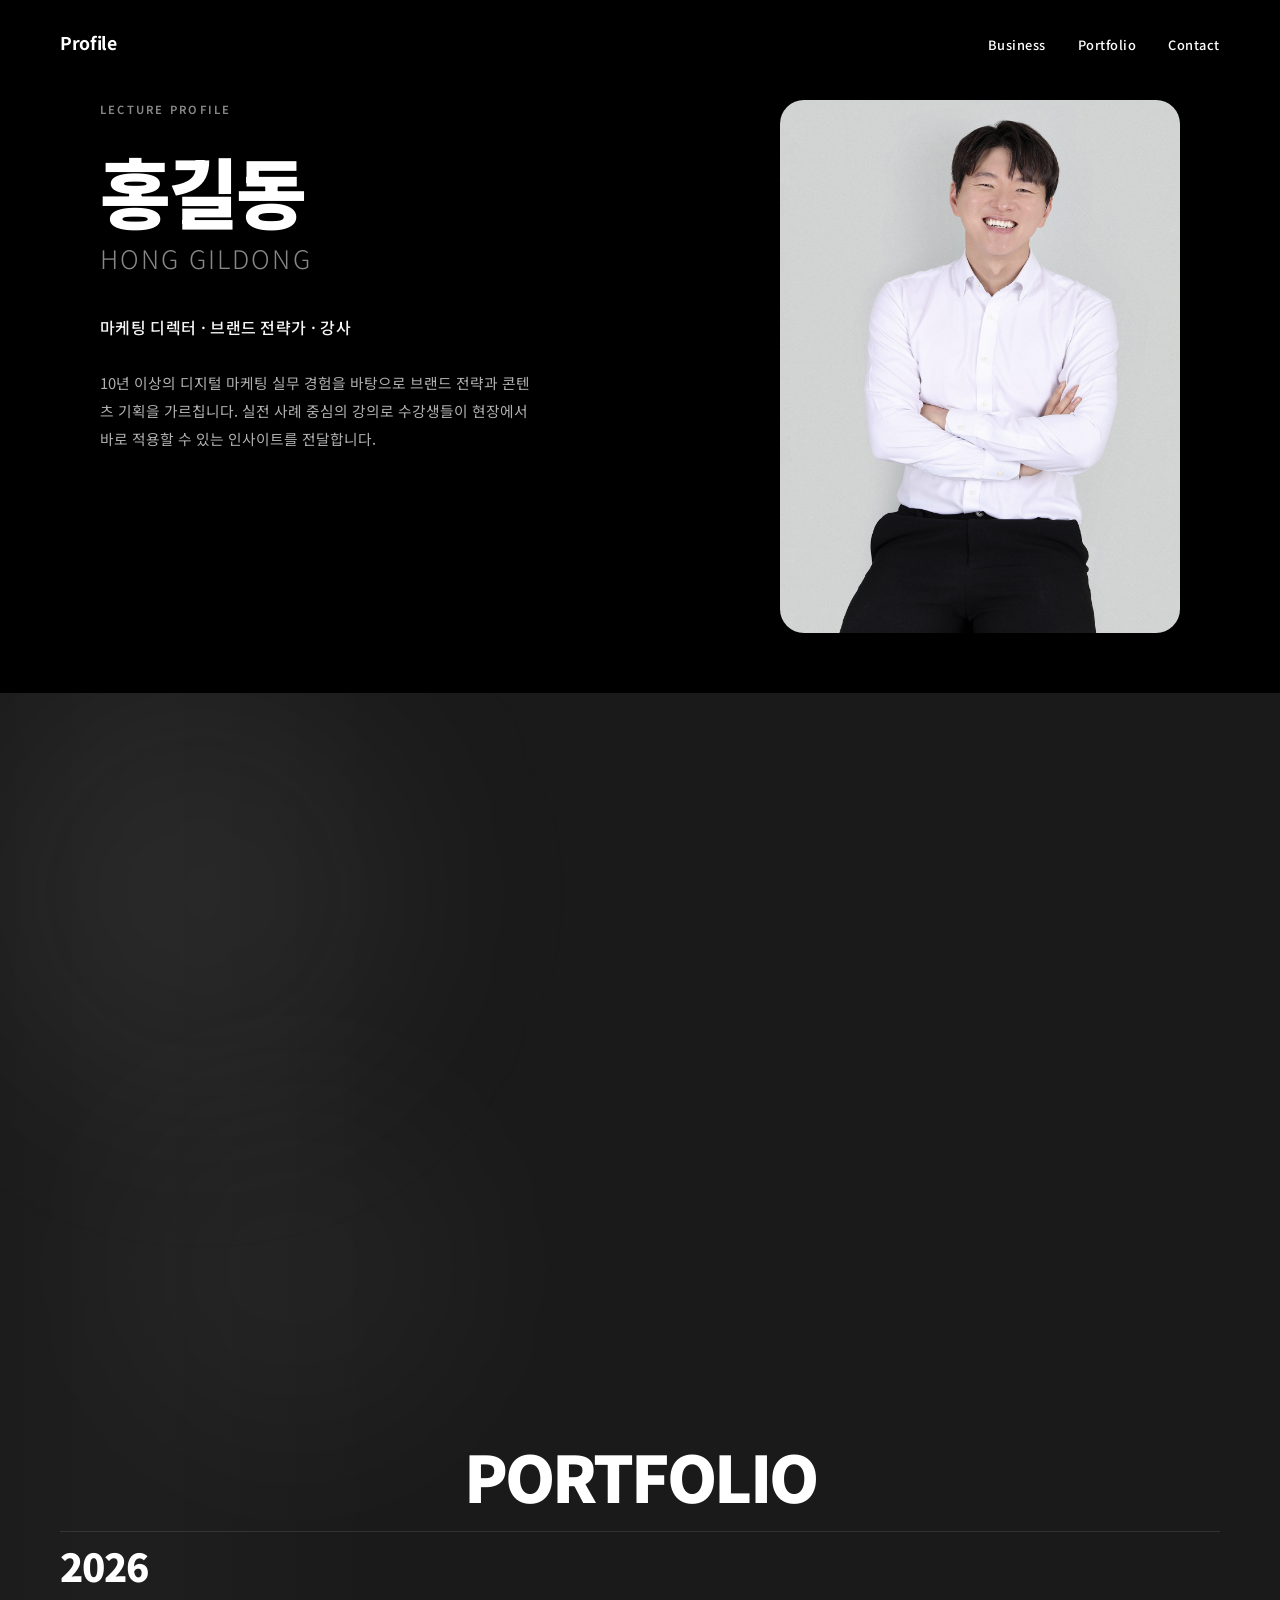
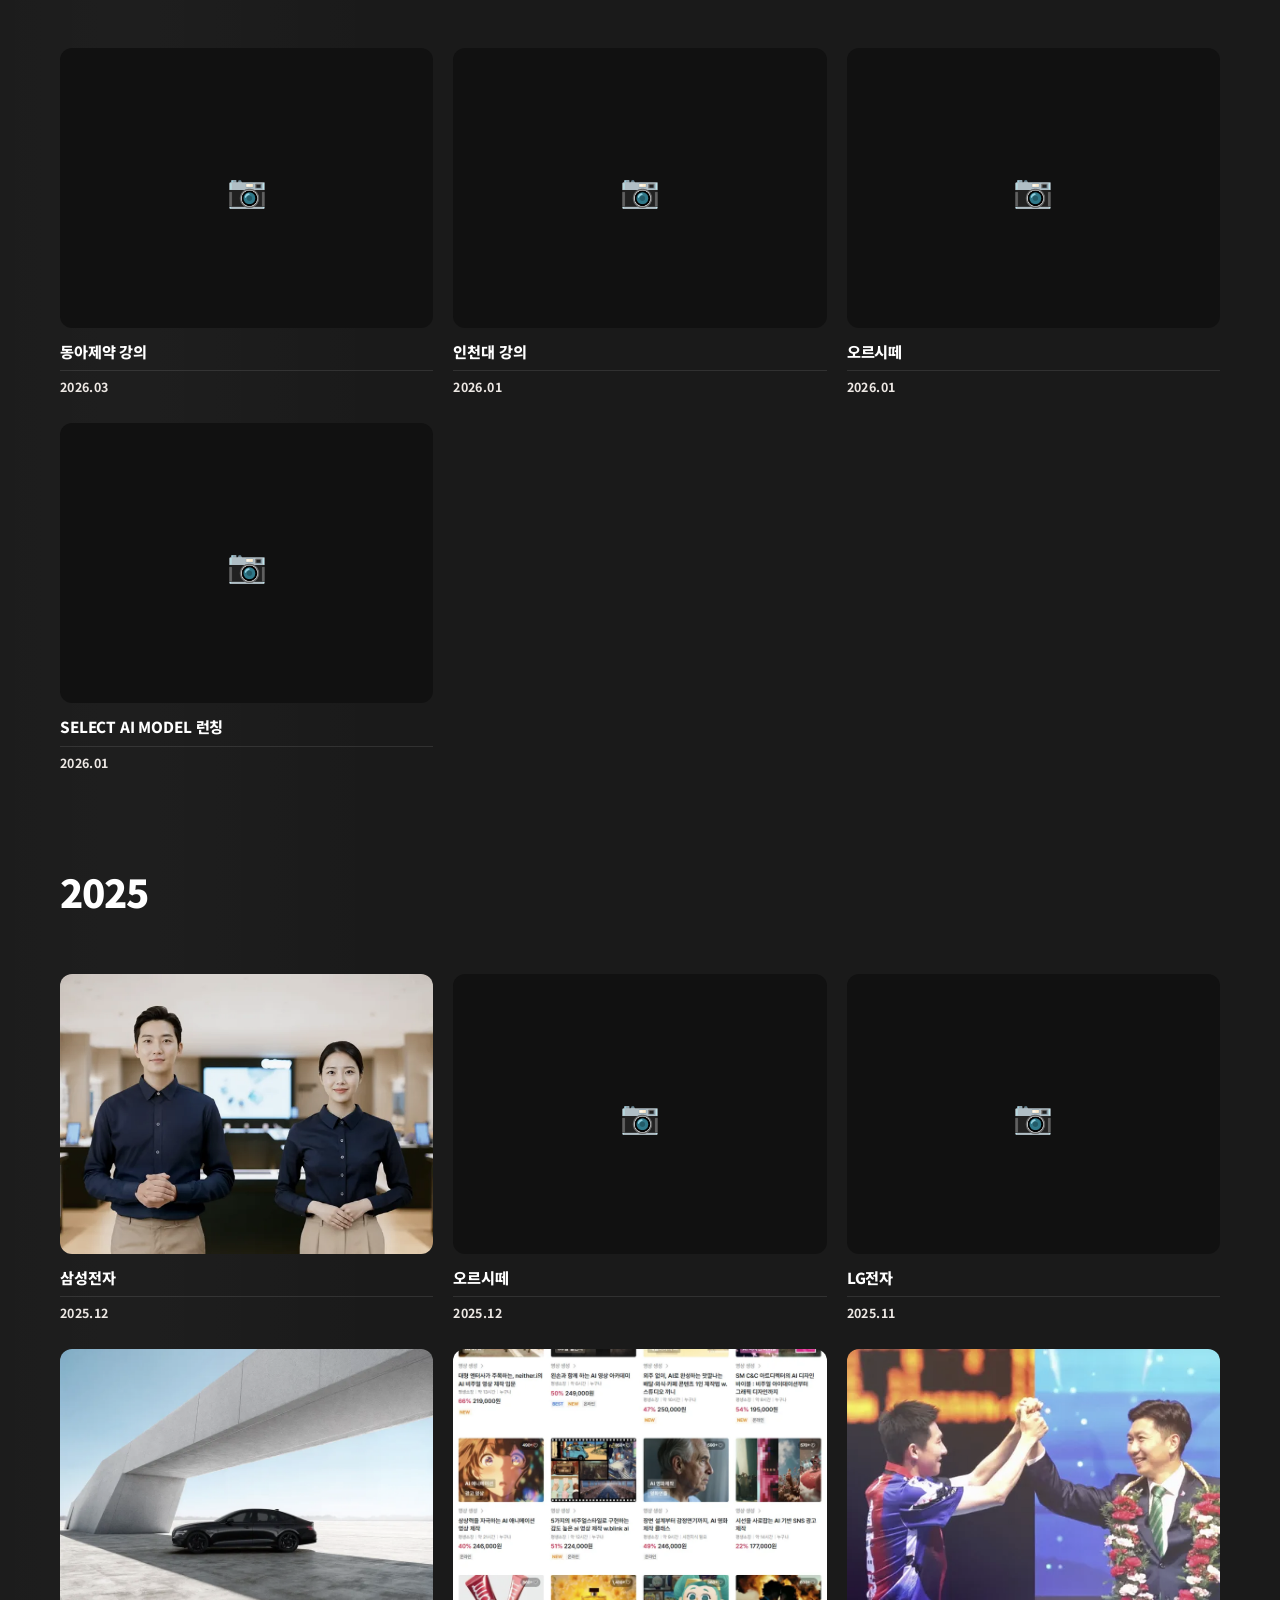
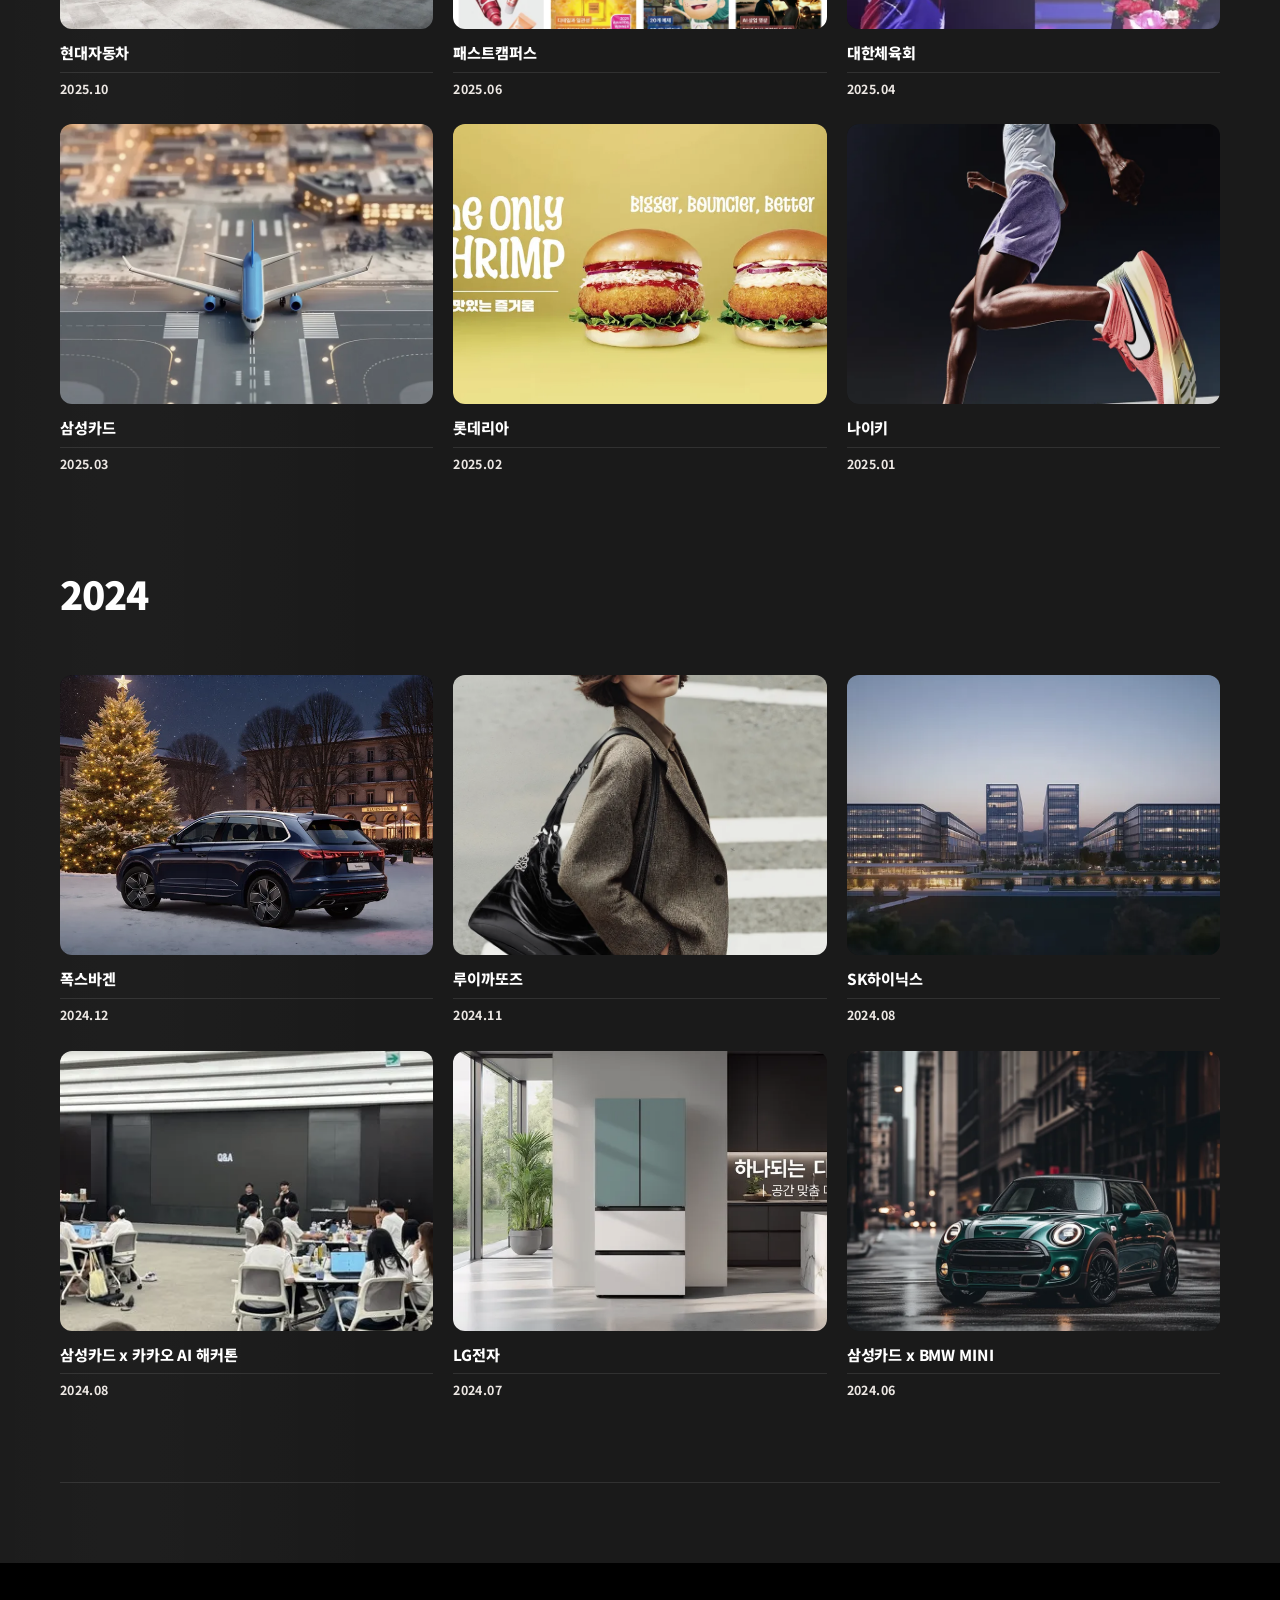
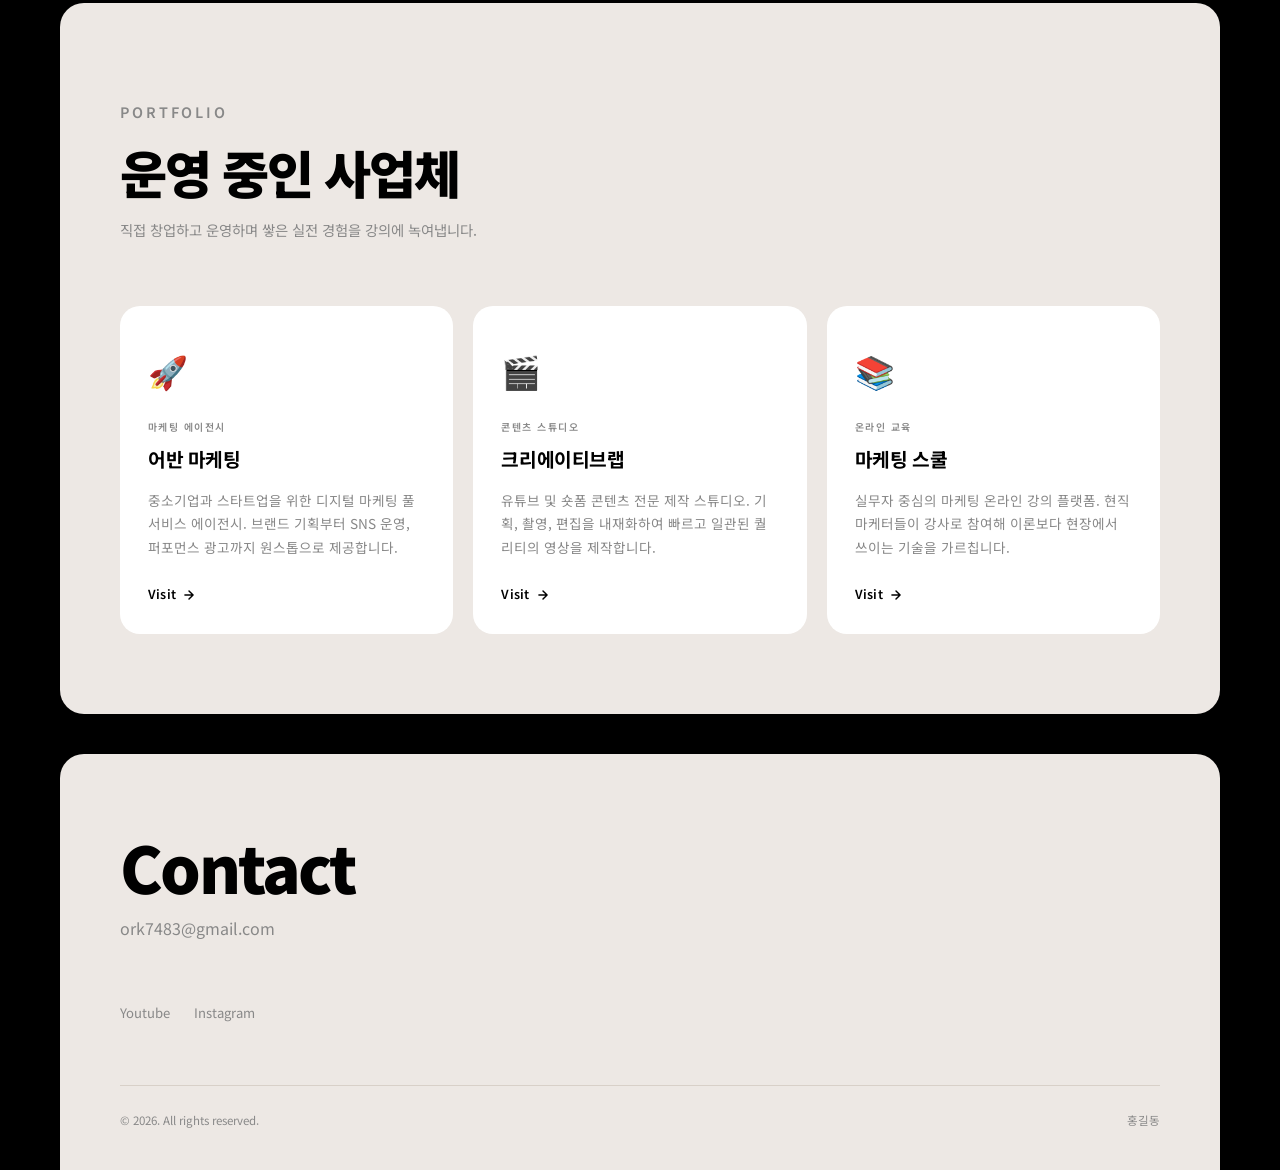
<file: profile.html>
<!DOCTYPE html>
<html lang="ko">
<head>
  <meta charset="UTF-8" />
  <meta name="viewport" content="width=device-width, initial-scale=1.0" />
  <title>Profile</title>
  <link rel="preconnect" href="https://fonts.googleapis.com" />
  <link rel="preconnect" href="https://fonts.gstatic.com" crossorigin />
  <link href="https://fonts.googleapis.com/css2?family=Noto+Sans+KR:wght@300;400;500;600;700;900&display=swap" rel="stylesheet" />
  <style>
    :root {
      --black: #000000;
      --dark: #0a0a0a;
      --beige: #ede8e4;
      --beige-dark: #d8d0c8;
      --white: #ffffff;
      --gray-100: #f5f5f5;
      --gray-300: #b0b0b0;
      --gray-500: #888888;
      --gray-700: #555555;
      --gray-900: #111111;

      --font: 'Noto Sans KR', 'Apple SD Gothic Neo', -apple-system, sans-serif;
      --radius: 24px;
      --transition: 0.4s cubic-bezier(0.25, 0.1, 0.25, 1);
    }

    *, *::before, *::after {
      box-sizing: border-box;
      margin: 0;
      padding: 0;
    }

    html { scroll-behavior: smooth; }

    body {
      background: var(--black);
      color: var(--white);
      font-family: var(--font);
      font-weight: 400;
      line-height: 1.75;
      -webkit-font-smoothing: antialiased;
      overflow-x: hidden;
    }

    ::-webkit-scrollbar { width: 4px; }
    ::-webkit-scrollbar-track { background: var(--black); }
    ::-webkit-scrollbar-thumb { background: var(--gray-700); border-radius: 2px; }

    /* ─── Container ─── */
    .container {
      max-width: 1200px;
      margin: 0 auto;
      padding: 0 60px;
    }

    /* ─── Navigation ─── */
    .nav {
      position: fixed;
      top: 0;
      left: 0;
      right: 0;
      z-index: 100;
      padding: 28px 60px;
      display: flex;
      align-items: center;
      justify-content: space-between;
      mix-blend-mode: difference;
    }

    .nav-logo {
      font-size: 1.1rem;
      font-weight: 700;
      letter-spacing: -0.02em;
      color: var(--white);
      text-decoration: none;
    }

    .nav-links {
      display: flex;
      gap: 32px;
      list-style: none;
    }

    .nav-links a {
      font-size: 0.8rem;
      font-weight: 500;
      color: var(--white);
      text-decoration: none;
      letter-spacing: 0.04em;
      position: relative;
    }

    .nav-links a::after {
      content: '';
      position: absolute;
      bottom: -4px;
      left: 0;
      width: 0;
      height: 1px;
      background: var(--white);
      transition: width var(--transition);
    }

    .nav-links a:hover::after {
      width: 100%;
    }

    /* ─── Hero ─── */
    .hero {
      display: grid;
      grid-template-columns: 1fr 400px;
      gap: 60px;
      align-items: start;
      max-width: 1200px;
      margin: 0 auto;
      padding: 100px 60px 60px;
    }

    .hero-info {
      display: flex;
      flex-direction: column;
      gap: 0;
    }

    .hero-label {
      font-size: 0.7rem;
      font-weight: 600;
      letter-spacing: 0.2em;
      text-transform: uppercase;
      color: var(--gray-500);
      margin-bottom: 32px;
      opacity: 0;
      animation: slideUp 0.8s ease 0.2s forwards;
    }

    .hero-name {
      font-size: clamp(3rem, 6vw, 5.5rem);
      font-weight: 900;
      line-height: 1.0;
      letter-spacing: -0.04em;
      color: var(--white);
      margin-bottom: 8px;
      opacity: 0;
      animation: slideUp 0.8s ease 0.3s forwards;
    }

    .hero-name-en {
      font-size: clamp(1.2rem, 2vw, 1.8rem);
      font-weight: 300;
      letter-spacing: 0.08em;
      color: var(--gray-500);
      margin-bottom: 32px;
      opacity: 0;
      animation: slideUp 0.8s ease 0.4s forwards;
    }

    .hero-title {
      font-size: 1rem;
      font-weight: 500;
      color: var(--gray-100);
      letter-spacing: 0.02em;
      margin-bottom: 28px;
      opacity: 0;
      animation: slideUp 0.8s ease 0.5s forwards;
    }

    .hero-bio {
      font-size: 0.92rem;
      font-weight: 400;
      color: var(--gray-300);
      line-height: 1.9;
      max-width: 440px;
      opacity: 0;
      animation: slideUp 0.8s ease 0.6s forwards;
    }

    /* ─── Photo ─── */
    .hero-photo {
      border-radius: var(--radius);
      overflow: hidden;
      aspect-ratio: 3 / 4;
      max-height: 540px;
      opacity: 0;
      animation: fadeIn 1.2s ease 0.5s forwards;
    }

    .hero-photo img {
      width: 100%;
      height: 100%;
      object-fit: cover;
      object-position: center top;
      display: block;
      filter: grayscale(20%);
      transition: filter 0.6s ease;
    }

    .hero-photo:hover img {
      filter: grayscale(0%);
    }

    /* ─── Scroll indicator ─── */
    .scroll-indicator {
      max-width: 1200px;
      margin: 0 auto;
      padding: 0 60px 60px;
      opacity: 0;
      animation: slideUp 0.8s ease 1s forwards;
    }

    .scroll-indicator span {
      font-size: 0.65rem;
      font-weight: 500;
      letter-spacing: 0.15em;
      text-transform: uppercase;
      color: var(--gray-700);
    }

    /* ─── Career Section ─── */
    .section {
      max-width: 1200px;
      margin: 0 auto;
      padding: 100px 60px;
    }

    .section-label {
      font-size: 0.65rem;
      font-weight: 600;
      letter-spacing: 0.2em;
      text-transform: uppercase;
      color: var(--gray-500);
      margin-bottom: 48px;
    }

    .career-grid {
      display: grid;
      grid-template-columns: repeat(2, 1fr);
      gap: 0;
      border-top: 1px solid rgba(255,255,255,0.08);
    }

    .career-item {
      padding: 32px 0;
      border-bottom: 1px solid rgba(255,255,255,0.08);
      opacity: 0;
      transform: translateY(16px);
      transition: opacity 0.6s ease, transform 0.6s ease;
    }

    .career-item.visible {
      opacity: 1;
      transform: translateY(0);
    }

    .career-item:nth-child(odd) {
      padding-right: 40px;
      border-right: 1px solid rgba(255,255,255,0.08);
    }

    .career-item:nth-child(even) {
      padding-left: 40px;
    }

    .career-company {
      font-size: 1.05rem;
      font-weight: 700;
      color: var(--white);
      margin-bottom: 4px;
    }

    .career-role {
      font-size: 0.85rem;
      font-weight: 500;
      color: var(--gray-300);
      margin-bottom: 4px;
    }

    .career-period {
      font-size: 0.75rem;
      font-weight: 500;
      color: var(--gray-500);
      letter-spacing: 0.05em;
    }

    /* ─── Skills ─── */
    .skills-wrap {
      margin-top: 80px;
    }

    .skills-list {
      display: flex;
      flex-wrap: wrap;
      gap: 10px;
    }

    .skill-tag {
      font-size: 0.78rem;
      font-weight: 500;
      padding: 8px 20px;
      border-radius: 100px;
      border: 1px solid rgba(255,255,255,0.15);
      color: var(--gray-100);
      background: transparent;
      letter-spacing: 0.02em;
      transition: all var(--transition);
      cursor: default;
    }

    .skill-tag:hover {
      background: rgba(255,255,255,0.06);
      border-color: rgba(255,255,255,0.2);
      color: var(--white);
    }

    /* ─── Education ─── */
    .edu-wrap {
      margin-top: 80px;
    }

    .edu-item {
      display: flex;
      gap: 20px;
      align-items: flex-start;
      padding: 20px 0;
      border-bottom: 1px solid rgba(255,255,255,0.06);
    }

    .edu-marker {
      width: 8px;
      height: 8px;
      border-radius: 50%;
      background: var(--gray-700);
      margin-top: 8px;
      flex-shrink: 0;
    }

    .edu-school {
      font-size: 0.9rem;
      font-weight: 600;
      color: var(--white);
    }

    .edu-degree {
      font-size: 0.82rem;
      color: var(--gray-300);
      margin-top: 2px;
    }

    .edu-year {
      font-size: 0.75rem;
      color: var(--gray-500);
      margin-top: 2px;
    }

    /* ─── Business Section (Beige) ─── */
    .biz-section {
      background: var(--beige);
      border-radius: var(--radius);
      margin: 40px 60px;
      padding: 80px 60px;
      color: var(--black);
    }

    .biz-inner {
      max-width: 1080px;
      margin: 0 auto;
    }

    .biz-header {
      margin-bottom: 64px;
    }

    .biz-header-label {
      font-size: 0.65rem;
      font-weight: 600;
      letter-spacing: 0.2em;
      text-transform: uppercase;
      color: var(--gray-500);
      margin-bottom: 20px;
    }

    .biz-header h2 {
      font-size: clamp(2.4rem, 4vw, 4rem);
      font-weight: 900;
      letter-spacing: -0.04em;
      line-height: 1.1;
      color: var(--black);
    }

    .biz-header p {
      font-size: 0.9rem;
      color: var(--gray-500);
      margin-top: 16px;
      max-width: 420px;
    }

    /* ─── Business Cards ─── */
    .biz-cards {
      display: grid;
      grid-template-columns: repeat(3, 1fr);
      gap: 20px;
    }

    .biz-card {
      background: var(--white);
      border-radius: 20px;
      padding: 36px 28px 28px;
      display: flex;
      flex-direction: column;
      transition: transform var(--transition);
      opacity: 0;
      transform: translateY(20px);
    }

    .biz-card.visible {
      opacity: 1;
      transform: translateY(0);
      transition: opacity 0.6s ease, transform 0.6s ease;
    }

    .biz-card:hover {
      transform: translateY(-6px);
    }

    .card-emoji {
      font-size: 2rem;
      margin-bottom: 20px;
    }

    .card-category {
      font-size: 0.62rem;
      font-weight: 600;
      letter-spacing: 0.15em;
      text-transform: uppercase;
      color: var(--gray-500);
      margin-bottom: 8px;
    }

    .card-name {
      font-size: 1.2rem;
      font-weight: 700;
      color: var(--black);
      margin-bottom: 12px;
      letter-spacing: -0.02em;
    }

    .card-desc {
      font-size: 0.85rem;
      color: var(--gray-500);
      line-height: 1.75;
      flex: 1;
      margin-bottom: 24px;
    }

    .card-link {
      display: inline-flex;
      align-items: center;
      gap: 6px;
      font-size: 0.78rem;
      font-weight: 600;
      color: var(--black);
      text-decoration: none;
      letter-spacing: 0.02em;
      transition: gap var(--transition);
    }

    .card-link:hover {
      gap: 10px;
    }

    .card-link svg {
      width: 14px;
      height: 14px;
    }

    /* ─── Portfolio Section ─── */
    @keyframes shimmer-move {
      0% { transform: translateX(-100%) rotate(15deg); }
      100% { transform: translateX(300%) rotate(15deg); }
    }

    @keyframes glow-drift {
      0%, 100% { opacity: 0.3; transform: translate(0, 0) scale(1); }
      50% { opacity: 0.5; transform: translate(30px, -20px) scale(1.1); }
    }

    @keyframes glow-drift-2 {
      0%, 100% { opacity: 0.25; transform: translate(0, 0) scale(1); }
      50% { opacity: 0.45; transform: translate(-40px, 15px) scale(1.15); }
    }

    .portfolio-section {
      max-width: 100%;
      padding: 0 60px 80px;
      background: #1a1a1a;
      position: relative;
      overflow: hidden;
    }

    .portfolio-section::before {
      content: '';
      position: absolute;
      top: -50%;
      left: -10%;
      width: 40%;
      height: 200%;
      background: linear-gradient(90deg, transparent, rgba(255,255,255,0.02), transparent);
      animation: shimmer-move 8s ease-in-out infinite;
      pointer-events: none;
    }

    .portfolio-bg-glow {
      position: absolute;
      border-radius: 50%;
      filter: blur(100px);
      pointer-events: none;
      z-index: 0;
    }

    .portfolio-bg-glow.glow-1 {
      width: 400px;
      height: 400px;
      top: 10%;
      left: -5%;
      background: rgba(237, 232, 228, 0.06);
      animation: glow-drift 12s ease-in-out infinite;
    }

    .portfolio-bg-glow.glow-2 {
      width: 350px;
      height: 350px;
      bottom: 15%;
      right: -5%;
      background: rgba(255, 255, 255, 0.04);
      animation: glow-drift-2 15s ease-in-out infinite;
    }

    .portfolio-section > * {
      position: relative;
      z-index: 1;
    }

    .portfolio-section > .portfolio-header,
    .portfolio-section > .portfolio-grid {
      max-width: 1200px;
      margin: 0 auto;
    }


    .portfolio-header {
      text-align: center;
      margin: 0 auto 20px;
      padding: 0 0 24px;
      border-bottom: 1px solid rgba(255,255,255,0.1);
    }

    .portfolio-header h2 {
      font-size: clamp(2.5rem, 5vw, 4.5rem);
      font-weight: 900;
      letter-spacing: -0.04em;
      line-height: 1.0;
      color: var(--white);
      margin: 0;
      padding: 0;
    }

    .portfolio-header p {
      font-size: 0.88rem;
      color: var(--gray-500);
      letter-spacing: 0.02em;
    }

    .portfolio-grid {
      display: grid;
      grid-template-columns: repeat(3, 1fr);
      gap: 24px 20px;
    }

    .portfolio-item {
      opacity: 0;
      transform: translateY(20px);
    }

    .portfolio-item.visible {
      opacity: 1;
      transform: translateY(0);
      transition: opacity 0.6s ease, transform 0.6s ease;
    }

    .portfolio-thumb {
      width: 100%;
      aspect-ratio: 4 / 3;
      border-radius: 12px;
      overflow: hidden;
      background: var(--gray-900);
      margin-bottom: 12px;
    }

    .portfolio-thumb img {
      width: 100%;
      height: 100%;
      object-fit: cover;
      display: block;
      filter: grayscale(20%);
      transition: filter 0.4s ease, transform 0.5s ease;
    }

    .portfolio-thumb:hover img {
      filter: grayscale(0%);
      transform: scale(1.03);
    }

    .portfolio-thumb-placeholder {
      width: 100%;
      height: 100%;
      display: flex;
      align-items: center;
      justify-content: center;
      font-size: 2rem;
      color: var(--gray-700);
    }

    .portfolio-name {
      font-size: 0.9rem;
      font-weight: 700;
      color: var(--white);
      letter-spacing: -0.01em;
      transition: all 0.4s ease;
    }

    .portfolio-date {
      font-size: 0.72rem;
      font-weight: 500;
      color: var(--gray-500);
      margin-top: 2px;
      transition: all 0.4s ease;
    }

    /* ── 스플릿 스타일 ── */
    .portfolio-item {
      display: grid;
      grid-template-rows: auto auto;
    }

    .portfolio-thumb {
      margin-bottom: 10px;
    }

    .portfolio-name {
      font-size: 0.95rem;
      font-weight: 800;
      border-bottom: 1px solid rgba(255,255,255,0.1);
      padding-bottom: 6px;
    }

    .portfolio-date {
      margin-top: 6px;
      font-size: 0.78rem;
      font-weight: 700;
      color: var(--beige);
      letter-spacing: 0.03em;
    }

    /* ─── Portfolio Year Divider ─── */
    .portfolio-year-divider {
      grid-column: 1 / -1;
      padding: 60px 0 20px;
    }

    .portfolio-year-divider:first-child {
      padding-top: 0;
    }

    .portfolio-year-divider .year-label {
      font-size: clamp(1.8rem, 3vw, 2.8rem);
      font-weight: 900;
      letter-spacing: -0.03em;
      color: var(--white);
      margin-bottom: 4px;
    }

    .portfolio-year-divider .year-subtitle {
      font-size: 0.85rem;
      font-weight: 600;
      color: var(--gray-300);
      margin-bottom: 6px;
    }

    .portfolio-year-divider .year-desc {
      font-size: 0.82rem;
      color: var(--gray-500);
      line-height: 1.7;
      max-width: 520px;
    }

    /* ─── Portfolio Modal ─── */
    .pf-modal-overlay {
      position: fixed;
      inset: 0;
      z-index: 200;
      background: rgba(0,0,0,0.96);
      backdrop-filter: blur(12px);
      display: flex;
      align-items: center;
      justify-content: center;
      opacity: 0;
      pointer-events: none;
      transition: opacity 0.4s ease;
      overflow-y: auto;
      padding: 60px 24px;
    }

    .pf-modal-overlay.open {
      opacity: 1;
      pointer-events: auto;
    }

    .pf-modal {
      width: 100%;
      max-width: 1200px;
      display: grid;
      grid-template-columns: 1fr 1fr;
      gap: 60px;
      align-items: center;
      color: var(--white);
    }

    .pf-modal-close {
      position: fixed;
      top: 32px;
      right: 32px;
      z-index: 210;
      width: 48px;
      height: 48px;
      border: none;
      background: none;
      cursor: pointer;
      color: rgba(255,255,255,0.4);
      font-size: 2rem;
      transition: color 0.3s;
    }

    .pf-modal-close:hover { color: var(--white); }

    .pf-modal-text { order: 1; }

    .pf-modal-tags {
      display: flex;
      align-items: center;
      gap: 10px;
      margin-bottom: 20px;
    }

    .pf-modal-tags span.line {
      width: 32px;
      height: 1px;
      background: #e53e3e;
      opacity: 0.6;
    }

    .pf-modal-tags span.tag {
      font-size: 0.65rem;
      font-weight: 700;
      letter-spacing: 0.2em;
      text-transform: uppercase;
      color: #e53e3e;
    }

    .pf-modal-title {
      font-size: clamp(2rem, 4vw, 3.5rem);
      font-weight: 900;
      letter-spacing: -0.03em;
      line-height: 1.1;
      color: var(--white);
      margin-bottom: 12px;
    }

    .pf-modal-category {
      font-size: 0.85rem;
      font-weight: 500;
      color: var(--gray-500);
      letter-spacing: 0.1em;
      text-transform: uppercase;
      margin-bottom: 48px;
    }

    .pf-modal-section {
      margin-bottom: 36px;
    }

    .pf-modal-section-label {
      display: flex;
      align-items: center;
      gap: 10px;
      margin-bottom: 12px;
    }

    .pf-modal-section-label .dot {
      width: 6px;
      height: 6px;
      border-radius: 50%;
      background: var(--gray-300);
    }

    .pf-modal-section-label h4 {
      font-size: 0.6rem;
      font-weight: 700;
      letter-spacing: 0.3em;
      text-transform: uppercase;
      color: rgba(255,255,255,0.3);
    }

    .pf-modal-section-label.solution .dot { background: #e53e3e; opacity: 0.4; }
    .pf-modal-section-label.solution h4 { color: rgba(229,62,62,0.5); }

    .pf-modal-section p {
      font-size: 1rem;
      font-weight: 500;
      color: var(--gray-300);
      line-height: 1.75;
      padding-left: 16px;
      border-left: 1px solid rgba(255,255,255,0.1);
    }

    .pf-modal-section.solution p {
      border-left-color: rgba(229,62,62,0.15);
    }

    .pf-modal-extlink {
      display: inline-flex;
      align-items: center;
      gap: 8px;
      margin-top: 12px;
      padding: 10px 20px;
      border-radius: 100px;
      border: 1px solid rgba(255,255,255,0.15);
      background: transparent;
      color: var(--white);
      font-family: var(--font);
      font-size: 0.78rem;
      font-weight: 600;
      letter-spacing: 0.02em;
      text-decoration: none;
      transition: all var(--transition);
    }

    .pf-modal-extlink:hover {
      background: var(--white);
      color: var(--black);
      border-color: var(--white);
    }

    .pf-modal-extlink svg {
      width: 14px;
      height: 14px;
    }

    /* Modal Gallery */
    .pf-modal-gallery {
      order: 2;
    }

    .pf-modal-gallery-grid {
      display: grid;
      grid-template-columns: repeat(2, 1fr);
      gap: 8px;
    }

    .pf-modal-gallery-grid.single {
      grid-template-columns: 1fr;
    }

    .pf-gallery-item {
      width: 100%;
      border-radius: 8px;
      overflow: hidden;
      background: var(--gray-900);
      cursor: pointer;
      position: relative;
    }

    .pf-gallery-item img,
    .pf-gallery-item video {
      width: 100%;
      height: 100%;
      object-fit: cover;
      display: block;
      transition: transform 0.5s ease;
    }

    .pf-gallery-item:hover img {
      transform: scale(1.03);
    }

    .pf-gallery-item.is-video::after {
      content: '▶';
      position: absolute;
      top: 50%;
      left: 50%;
      transform: translate(-50%, -50%);
      width: 48px;
      height: 48px;
      border-radius: 50%;
      background: rgba(0,0,0,0.5);
      color: white;
      display: flex;
      align-items: center;
      justify-content: center;
      font-size: 1rem;
      pointer-events: none;
    }

    /* Fullscreen Lightbox */
    .pf-lightbox {
      position: fixed;
      inset: 0;
      z-index: 300;
      background: rgba(0,0,0,0.95);
      display: flex;
      align-items: center;
      justify-content: center;
      opacity: 0;
      pointer-events: none;
      transition: opacity 0.3s ease;
    }

    .pf-lightbox.open {
      opacity: 1;
      pointer-events: auto;
    }

    .pf-lightbox-close {
      position: absolute;
      top: 28px;
      right: 28px;
      z-index: 310;
      width: 48px;
      height: 48px;
      border: none;
      background: none;
      cursor: pointer;
      color: rgba(255,255,255,0.5);
      font-size: 2.2rem;
      transition: color 0.3s;
    }

    .pf-lightbox-close:hover { color: white; }

    .pf-lightbox-media {
      max-width: 90vw;
      max-height: 80vh;
    }

    .pf-lightbox-media img,
    .pf-lightbox-media video {
      max-width: 90vw;
      max-height: 80vh;
      object-fit: contain;
      border-radius: 8px;
    }

    .pf-lightbox-nav {
      position: absolute;
      top: 50%;
      transform: translateY(-50%);
      width: 52px;
      height: 52px;
      border-radius: 50%;
      border: none;
      background: rgba(255,255,255,0.1);
      backdrop-filter: blur(8px);
      cursor: pointer;
      font-size: 1.5rem;
      color: rgba(255,255,255,0.5);
      display: flex;
      align-items: center;
      justify-content: center;
      transition: all 0.3s;
    }

    .pf-lightbox-nav:hover { background: rgba(255,255,255,0.2); color: white; }
    .pf-lightbox-nav.prev { left: 24px; }
    .pf-lightbox-nav.next { right: 24px; }

    .pf-lightbox-counter {
      position: absolute;
      bottom: 28px;
      left: 50%;
      transform: translateX(-50%);
      font-size: 0.8rem;
      font-weight: 500;
      color: rgba(255,255,255,0.4);
      letter-spacing: 0.15em;
    }

    @media (max-width: 900px) {
      .pf-modal {
        grid-template-columns: 1fr;
        gap: 32px;
      }
      .pf-modal-text { order: 2; }
      .pf-modal-gallery { order: 1; }
    }

    /* ─── Responsive: Portfolio ─── */
    @media (max-width: 900px) {
      .portfolio-section {
        padding-left: 24px;
        padding-right: 24px;
      }

      .portfolio-grid {
        grid-template-columns: repeat(2, 1fr);
      }
    }

    @media (max-width: 520px) {
      .portfolio-grid {
        grid-template-columns: 1fr;
      }
    }

    /* ─── Footer (Beige) ─── */
    .footer {
      background: var(--beige);
      border-radius: var(--radius) var(--radius) 0 0;
      margin: 0 60px;
      padding: 80px 60px 40px;
      color: var(--black);
    }

    .footer-cta {
      font-size: clamp(2.5rem, 5vw, 5rem);
      font-weight: 900;
      letter-spacing: -0.04em;
      line-height: 1.0;
      color: var(--black);
      margin-bottom: 16px;
      text-decoration: none;
      display: block;
      position: relative;
    }

    .footer-cta::after {
      content: '';
      position: absolute;
      bottom: -4px;
      left: 0;
      width: 0;
      height: 3px;
      background: var(--black);
      transition: width 0.6s ease;
    }

    .footer-cta:hover::after {
      width: 100%;
    }

    .footer-email {
      font-size: 1rem;
      color: var(--gray-500);
      margin-bottom: 60px;
    }

    .footer-links {
      display: flex;
      gap: 24px;
      margin-bottom: 60px;
    }

    .footer-links a {
      font-size: 0.82rem;
      color: var(--gray-500);
      text-decoration: none;
      position: relative;
    }

    .footer-links a::after {
      content: '';
      position: absolute;
      bottom: -2px;
      left: 0;
      width: 100%;
      height: 1px;
      background: var(--gray-500);
      transform: scaleX(0);
      transform-origin: right;
      transition: transform var(--transition);
    }

    .footer-links a:hover::after {
      transform: scaleX(1);
      transform-origin: left;
    }

    .footer-bottom {
      display: flex;
      justify-content: space-between;
      align-items: center;
      padding-top: 24px;
      border-top: 1px solid var(--beige-dark);
    }

    .footer-copy {
      font-size: 0.72rem;
      color: var(--gray-500);
    }

    /* ─── Animations ─── */
    @keyframes slideUp {
      from { opacity: 0; transform: translateY(24px); }
      to   { opacity: 1; transform: translateY(0); }
    }

    @keyframes fadeIn {
      from { opacity: 0; }
      to   { opacity: 1; }
    }

    .reveal {
      opacity: 0;
      transform: translateY(20px);
    }

    .reveal.visible {
      opacity: 1;
      transform: translateY(0);
      transition: opacity 0.7s ease, transform 0.7s ease;
    }

    /* ─── Responsive ─── */
    @media (max-width: 900px) {
      .container, .section { padding-left: 24px; padding-right: 24px; }

      .nav { padding: 20px 24px; }
      .nav-links { display: none; }

      .hero {
        grid-template-columns: 1fr;
        gap: 40px;
        padding: 100px 24px 60px;
      }

      .hero-photo {
        grid-row: 1;
        max-height: 400px;
        aspect-ratio: 4 / 3;
      }

      .hero-info { grid-row: 2; }

      .career-grid {
        grid-template-columns: 1fr;
      }

      .career-item:nth-child(odd) {
        padding-right: 0;
        border-right: none;
      }

      .career-item:nth-child(even) {
        padding-left: 0;
      }

      .scroll-indicator { padding: 0 24px 40px; }

      .biz-section {
        margin: 20px 16px;
        padding: 48px 24px;
      }

      .biz-cards {
        grid-template-columns: 1fr;
      }

      .footer {
        margin: 0 16px;
        padding: 48px 24px 32px;
      }
    }
  </style>
</head>
<body>

  <!-- Navigation -->
  <nav class="nav" aria-label="메인 내비게이션">
    <a href="#" class="nav-logo">Profile</a>
    <ul class="nav-links">
      <li><a href="#business">Business</a></li>
      <li><a href="#portfolio">Portfolio</a></li>
      <li><a href="#contact">Contact</a></li>
    </ul>
  </nav>

  <!-- Hero -->
  <section class="hero" aria-label="프로필 소개">
    <div class="hero-info">
      <p class="hero-label">Lecture Profile</p>
      <h1 class="hero-name">홍길동</h1>
      <p class="hero-name-en">HONG GILDONG</p>
      <p class="hero-title">마케팅 디렉터 &middot; 브랜드 전략가 &middot; 강사</p>
      <p class="hero-bio">
        10년 이상의 디지털 마케팅 실무 경험을 바탕으로 브랜드 전략과 콘텐츠 기획을 가르칩니다.
        실전 사례 중심의 강의로 수강생들이 현장에서 바로 적용할 수 있는 인사이트를 전달합니다.
      </p>
    </div>
    <div class="hero-photo" role="img" aria-label="프로필 사진">
      <img src="profile.jpg" alt="프로필 사진" loading="eager" />
    </div>
  </section>



  <!-- Portfolio -->
  <section class="portfolio-section" id="portfolio" aria-label="포트폴리오">
    <div class="portfolio-bg-glow glow-1"></div>
    <div class="portfolio-bg-glow glow-2"></div>
    <div class="portfolio-header reveal">
      <h2>PORTFOLIO</h2>
    </div>

    <div class="portfolio-grid">
      <!-- 2026 -->
      <div class="portfolio-year-divider reveal"><div class="year-label">2026</div></div>

      <div class="portfolio-item">
        <div class="portfolio-thumb"><div class="portfolio-thumb-placeholder">&#x1F4F7;</div></div>
        <div class="portfolio-name">동아제약 강의</div>
        <div class="portfolio-date">2026.03</div>
      </div>

      <div class="portfolio-item">
        <div class="portfolio-thumb"><div class="portfolio-thumb-placeholder">&#x1F4F7;</div></div>
        <div class="portfolio-name">인천대 강의</div>
        <div class="portfolio-date">2026.01</div>
      </div>

      <div class="portfolio-item">
        <div class="portfolio-thumb"><div class="portfolio-thumb-placeholder">&#x1F4F7;</div></div>
        <div class="portfolio-name">오르시떼</div>
        <div class="portfolio-date">2026.01</div>
      </div>

      <div class="portfolio-item">
        <div class="portfolio-thumb"><div class="portfolio-thumb-placeholder">&#x1F4F7;</div></div>
        <div class="portfolio-name">SELECT AI MODEL 런칭</div>
        <div class="portfolio-date">2026.01</div>
      </div>

      <!-- 2025 -->
      <div class="portfolio-year-divider reveal"><div class="year-label">2025</div></div>

      <div class="portfolio-item" data-project="samsung-electronics" style="cursor:pointer">
        <div class="portfolio-thumb"><img src="images/portfolio/7.webp" alt="삼성전자" loading="lazy" /></div>
        <div class="portfolio-name">삼성전자</div>
        <div class="portfolio-date">2025.12</div>
      </div>

      <div class="portfolio-item">
        <div class="portfolio-thumb"><div class="portfolio-thumb-placeholder">&#x1F4F7;</div></div>
        <div class="portfolio-name">오르시떼</div>
        <div class="portfolio-date">2025.12</div>
      </div>

      <div class="portfolio-item">
        <div class="portfolio-thumb"><div class="portfolio-thumb-placeholder">&#x1F4F7;</div></div>
        <div class="portfolio-name">LG전자</div>
        <div class="portfolio-date">2025.11</div>
      </div>

      <div class="portfolio-item" data-project="hyundai" style="cursor:pointer">
        <div class="portfolio-thumb"><img src="images/portfolio/15.webp" alt="현대자동차" loading="lazy" /></div>
        <div class="portfolio-name">현대자동차</div>
        <div class="portfolio-date">2025.10</div>
      </div>

      <div class="portfolio-item" data-project="fastcampus" style="cursor:pointer">
        <div class="portfolio-thumb"><img src="images/portfolio/14.webp" alt="패스트캠퍼스" loading="lazy" /></div>
        <div class="portfolio-name">패스트캠퍼스</div>
        <div class="portfolio-date">2025.06</div>
      </div>

      <div class="portfolio-item" data-project="ksoc" style="cursor:pointer">
        <div class="portfolio-thumb"><img src="images/portfolio/13.webp" alt="대한체육회" loading="lazy" /></div>
        <div class="portfolio-name">대한체육회</div>
        <div class="portfolio-date">2025.04</div>
      </div>

      <div class="portfolio-item" data-project="samsung-card" style="cursor:pointer">
        <div class="portfolio-thumb"><img src="images/portfolio/12.webp" alt="삼성카드" loading="lazy" /></div>
        <div class="portfolio-name">삼성카드</div>
        <div class="portfolio-date">2025.03</div>
      </div>

      <div class="portfolio-item" data-project="lotteria" style="cursor:pointer">
        <div class="portfolio-thumb"><img src="images/portfolio/6.webp" alt="롯데리아" loading="lazy" /></div>
        <div class="portfolio-name">롯데리아</div>
        <div class="portfolio-date">2025.02</div>
      </div>

      <div class="portfolio-item" data-project="nike" style="cursor:pointer">
        <div class="portfolio-thumb"><img src="images/portfolio/5.webp" alt="나이키" loading="lazy" /></div>
        <div class="portfolio-name">나이키</div>
        <div class="portfolio-date">2025.01</div>
      </div>

      <!-- 2024 -->
      <div class="portfolio-year-divider reveal"><div class="year-label">2024</div></div>

      <div class="portfolio-item" data-project="volkswagen" style="cursor:pointer">
        <div class="portfolio-thumb"><img src="images/portfolio/4.webp" alt="폭스바겐" loading="lazy" /></div>
        <div class="portfolio-name">폭스바겐</div>
        <div class="portfolio-date">2024.12</div>
      </div>

      <div class="portfolio-item" data-project="louis" style="cursor:pointer">
        <div class="portfolio-thumb"><img src="images/portfolio/3.webp" alt="루이까또즈" loading="lazy" /></div>
        <div class="portfolio-name">루이까또즈</div>
        <div class="portfolio-date">2024.11</div>
      </div>

      <div class="portfolio-item" data-project="sk-hynix" style="cursor:pointer">
        <div class="portfolio-thumb"><img src="images/portfolio/2.webp" alt="SK하이닉스" loading="lazy" /></div>
        <div class="portfolio-name">SK하이닉스</div>
        <div class="portfolio-date">2024.08</div>
      </div>

      <div class="portfolio-item" data-project="samsung-kakao" style="cursor:pointer">
        <div class="portfolio-thumb"><img src="images/portfolio/10.webp" alt="삼성카드 x 카카오 AI 해커톤" loading="lazy" /></div>
        <div class="portfolio-name">삼성카드 x 카카오 AI 해커톤</div>
        <div class="portfolio-date">2024.08</div>
      </div>

      <div class="portfolio-item" data-project="lg" style="cursor:pointer">
        <div class="portfolio-thumb"><img src="images/portfolio/9.webp" alt="LG전자" loading="lazy" /></div>
        <div class="portfolio-name">LG전자</div>
        <div class="portfolio-date">2024.07</div>
      </div>

      <div class="portfolio-item" data-project="bmw" style="cursor:pointer">
        <div class="portfolio-thumb"><img src="images/portfolio/1.webp" alt="삼성카드 x BMW MINI" loading="lazy" /></div>
        <div class="portfolio-name">삼성카드 x BMW MINI</div>
        <div class="portfolio-date">2024.06</div>
      </div>
    </div>
    <div style="max-width:1200px;margin:80px auto 0;border-top:1px solid rgba(255,255,255,0.1);"></div>
  </section>

  <!-- Business Section (Beige) -->
  <section class="biz-section" id="business" aria-label="운영 중인 사업체">
    <div class="biz-inner">
      <div class="biz-header reveal">
        <p class="biz-header-label">Portfolio</p>
        <h2>운영 중인 사업체</h2>
        <p>직접 창업하고 운영하며 쌓은 실전 경험을 강의에 녹여냅니다.</p>
      </div>

      <div class="biz-cards">
        <article class="biz-card">
          <div class="card-emoji">&#x1F680;</div>
          <div class="card-category">마케팅 에이전시</div>
          <h3 class="card-name">어반 마케팅</h3>
          <p class="card-desc">
            중소기업과 스타트업을 위한 디지털 마케팅 풀서비스 에이전시.
            브랜드 기획부터 SNS 운영, 퍼포먼스 광고까지 원스톱으로 제공합니다.
          </p>
          <a href="#" class="card-link" aria-label="어반 마케팅 웹사이트 방문">
            Visit
            <svg viewBox="0 0 24 24" fill="none" stroke="currentColor" stroke-width="2.5" stroke-linecap="round" stroke-linejoin="round"><path d="M5 12h14M12 5l7 7-7 7"/></svg>
          </a>
        </article>

        <article class="biz-card">
          <div class="card-emoji">&#x1F3AC;</div>
          <div class="card-category">콘텐츠 스튜디오</div>
          <h3 class="card-name">크리에이티브랩</h3>
          <p class="card-desc">
            유튜브 및 숏폼 콘텐츠 전문 제작 스튜디오.
            기획, 촬영, 편집을 내재화하여 빠르고 일관된 퀄리티의 영상을 제작합니다.
          </p>
          <a href="#" class="card-link" aria-label="크리에이티브랩 웹사이트 방문">
            Visit
            <svg viewBox="0 0 24 24" fill="none" stroke="currentColor" stroke-width="2.5" stroke-linecap="round" stroke-linejoin="round"><path d="M5 12h14M12 5l7 7-7 7"/></svg>
          </a>
        </article>

        <article class="biz-card">
          <div class="card-emoji">&#x1F4DA;</div>
          <div class="card-category">온라인 교육</div>
          <h3 class="card-name">마케팅 스쿨</h3>
          <p class="card-desc">
            실무자 중심의 마케팅 온라인 강의 플랫폼.
            현직 마케터들이 강사로 참여해 이론보다 현장에서 쓰이는 기술을 가르칩니다.
          </p>
          <a href="#" class="card-link" aria-label="마케팅 스쿨 웹사이트 방문">
            Visit
            <svg viewBox="0 0 24 24" fill="none" stroke="currentColor" stroke-width="2.5" stroke-linecap="round" stroke-linejoin="round"><path d="M5 12h14M12 5l7 7-7 7"/></svg>
          </a>
        </article>
      </div>
    </div>
  </section>

  <!-- Portfolio Modal -->
  <div class="pf-modal-overlay" id="pfModal">
    <button class="pf-modal-close" id="pfModalClose">&times;</button>
    <div class="pf-modal">
      <div class="pf-modal-text">
        <div class="pf-modal-tags">
          <span class="line"></span>
          <span class="tag" id="modalTags"></span>
        </div>
        <h2 class="pf-modal-title" id="modalTitle"></h2>
        <p class="pf-modal-category" id="modalCategory"></p>

        <div class="pf-modal-section">
          <div class="pf-modal-section-label">
            <div class="dot"></div>
            <h4>CHALLENGE</h4>
          </div>
          <p id="modalChallenge"></p>
        </div>

        <div class="pf-modal-section solution">
          <div class="pf-modal-section-label solution">
            <div class="dot"></div>
            <h4>SOLUTION</h4>
          </div>
          <p id="modalSolution"></p>
        </div>

        <div id="modalExtLink" style="margin-top:24px"></div>
      </div>

      <div class="pf-modal-gallery">
        <div class="pf-modal-gallery-grid" id="modalGalleryGrid"></div>
      </div>
    </div>
  </div>

  <!-- Fullscreen Lightbox -->
  <div class="pf-lightbox" id="pfLightbox">
    <button class="pf-lightbox-close" id="lbClose">&times;</button>
    <button class="pf-lightbox-nav prev" id="lbPrev">&lsaquo;</button>
    <button class="pf-lightbox-nav next" id="lbNext">&rsaquo;</button>
    <div class="pf-lightbox-media" id="lbMedia"></div>
    <div class="pf-lightbox-counter" id="lbCounter"></div>
  </div>

  <!-- Footer (Beige) -->
  <footer class="footer" id="contact" role="contentinfo">
    <a href="mailto:ork7483@gmail.com" class="footer-cta">Contact</a>
    <p class="footer-email">ork7483@gmail.com</p>
    <div class="footer-links">
      <a href="#">Youtube</a>
      <a href="#">Instagram</a>
    </div>
    <div class="footer-bottom">
      <span class="footer-copy">&copy; 2026. All rights reserved.</span>
      <span class="footer-copy">홍길동</span>
    </div>
  </footer>

  <script>
    (function () {
      // ─── Project Data ───
      var projectData = {
        'samsung-electronics': {
          title: '삼성전자', category: '2025.12', tags: 'Tech / AI',
          challenge: '전사적 AI 비주얼 가이드라인 준수 및 고품질 구현',
          solution: '기업용 전용 모델 튜닝을 통한 일관성 있는 비주얼 생성',
          thumb: 'images/portfolio/7.webp', gallery: ['images/portfolio/7.webp']
        },
        'hyundai': {
          title: '현대자동차', category: '2025.10', tags: 'Automotive',
          challenge: '전기차 특유의 매끄러운 표면광 및 미래지향적 감도 유지',
          solution: '커스텀 LoRA 학습을 통한 초정밀 차량 렌더링 최적화',
          thumb: 'images/portfolio/15.webp',
          gallery: ['images/portfolio/gallery/Genesis/1(p).webp','images/portfolio/gallery/Genesis/2(p).webp','images/portfolio/gallery/Genesis/3(p).webp','images/portfolio/gallery/Genesis/4(p).webp','images/portfolio/gallery/Genesis/5(p).webp'],
          externalLinks: [
            { url: 'https://www.instagram.com/p/DSv2kAukkI7/', label: 'Instagram 게시물 보기' },
            { url: 'https://www.instagram.com/p/DPGEgo_gtQ1/', label: 'Instagram 게시물 보기' }
          ]
        },
        'fastcampus': {
          title: '패스트캠퍼스', category: '2025.06', tags: 'Commerce',
          challenge: '교육 콘텐츠의 신뢰감을 주는 역동적인 전문 강사 비주얼',
          solution: '다양한 교육 환경 배경 합성 및 표정 강화 기술 적용',
          thumb: 'images/portfolio/14.webp', gallery: ['images/portfolio/14.webp']
        },
        'ksoc': {
          title: '대한체육회', category: '2025.04', tags: 'Public',
          challenge: '스포츠의 정적인 이미지에서 동적인 에너지를 AI로 전환',
          solution: '액션 포즈 최적화 알고리즘을 통한 역동적 구도 생성',
          thumb: 'images/portfolio/13.webp',
          gallery: ['images/portfolio/gallery/KSOC/대한체육회.mp4']
        },
        'samsung-card': {
          title: '삼성카드', category: '2025.03', tags: 'Commerce',
          challenge: '금융 서비스의 프리미엄 라이프스타일 이미지 일관성 확보',
          solution: '럭셔리 라이프스타일 데이터셋 기반 시각적 톤앤매너 고정',
          thumb: 'images/portfolio/12.webp',
          gallery: ['images/portfolio/gallery/Samsung_Card/withsamsungcard (1).mp4','images/portfolio/gallery/Samsung_Card/withsamsungcard (2).mp4','images/portfolio/gallery/Samsung_Card/withsamsungcard (3).mp4'],
          externalLinks: [
            { url: 'https://www.instagram.com/reels/DD8Y-HfO-er/', label: 'Instagram Reel 보기' }
          ]
        },
        'lotteria': {
          title: '롯데리아', category: '2025.02', tags: 'Commerce',
          challenge: 'AI 이미지 특유의 어색함을 제거한 먹음직스러운 질감 표현',
          solution: '푸드 전문 데이터 파이프라인 구축 및 텍스처 정밀 보정',
          thumb: 'images/portfolio/6.webp',
          gallery: ['images/portfolio/gallery/Lotteria/롯데리아.mp4'],
          externalLinks: [
            { url: 'images/portfolio/gallery/Lotteria/store/lotteria.MOV', label: '매장내 상영 영상 보기', isVideo: true }
          ]
        },
        'nike': {
          title: '나이키', category: '2025.01', tags: 'Commerce',
          challenge: '스포츠 브랜드 고유의 역동성과 정밀한 신발 디테일 구현',
          solution: 'ControlNet을 활용한 인체 포즈 및 제품 외형 정밀 제어',
          thumb: 'images/portfolio/5.webp',
          gallery: ['images/portfolio/gallery/Nike/1(j).webp','images/portfolio/gallery/Nike/2(j).webp','images/portfolio/gallery/Nike/3(j).webp']
        },
        'volkswagen': {
          title: '폭스바겐', category: '2024.12', tags: 'Automotive',
          challenge: '미니멀리즘 디자인 철학을 반영한 정제된 배경 구성',
          solution: '클린 백그라운드 생성 기술을 통한 제품 주목도 극대화',
          thumb: 'images/portfolio/4.webp',
          gallery: ['images/portfolio/gallery/Volkswagen/1(j).webp','images/portfolio/gallery/Volkswagen/2(j).webp','images/portfolio/gallery/Volkswagen/3(j).webp']
        },
        'louis': {
          title: '루이까또즈', category: '2024.11', tags: 'Commerce',
          challenge: '고급 패션 화보급 조명 처리와 가죽 질감의 사실적 묘사',
          solution: '스튜디오 조명 시뮬레이션 및 질감 특화 업스케일링 적용',
          thumb: 'images/portfolio/3.webp',
          gallery: ['images/portfolio/gallery/Louis_Quatorze/img_1(p).webp','images/portfolio/gallery/Louis_Quatorze/img_2(p).webp','images/portfolio/gallery/Louis_Quatorze/img_3(p).webp','images/portfolio/gallery/Louis_Quatorze/img_4(p).webp','images/portfolio/gallery/Louis_Quatorze/img_5(p).webp']
        },
        'sk-hynix': {
          title: 'SK하이닉스', category: '2024.08', tags: 'Tech / AI',
          challenge: '복잡한 반도체 공정 및 첨단 시설물 비주얼의 실제감 구현',
          solution: '산업 시설 특화 데이터 보강을 통한 건축적 정밀도 향상',
          thumb: 'images/portfolio/2.webp',
          gallery: ['images/portfolio/gallery/SK하이닉스/SK_Hynix.mp4']
        },
        'samsung-kakao': {
          title: '삼성카드 x 카카오 AI 해커톤', category: '2024.08', tags: 'Tech / AI',
          challenge: '아이디어의 역동성과 협업의 분위기를 혁신적으로 표현',
          solution: '이벤트 현장 특유의 분위기를 살린 latent space 스타일링',
          thumb: 'images/portfolio/10.webp', gallery: ['images/portfolio/10.webp']
        },
        'lg': {
          title: 'LG전자', category: '2024.07', tags: 'Commerce',
          challenge: '가전 제품의 프리미엄 소재와 인테리어 조화의 완벽성',
          solution: '메탈릭 표면 반사 제어 및 인테리어 자동 배치 기술',
          thumb: 'images/portfolio/9.webp',
          gallery: ['images/portfolio/gallery/LG전자/0910_김치톡톡.mp4']
        },
        'bmw': {
          title: '삼성카드 x BMW MINI', category: '2024.06', tags: 'Automotive',
          challenge: '브랜드 헤리티지를 계승하는 특유의 그릴 및 조명 강조',
          solution: '아이코닉 디자인 에셋 보존 중심의 생성 제어 로직 적용',
          thumb: 'images/portfolio/1.webp', gallery: ['images/portfolio/1.webp']
        }
      };

      // ─── Modal Logic ───
      var modal = document.getElementById('pfModal');
      var currentGallery = [];
      var currentIdx = 0;

      function openModal(key) {
        var p = projectData[key];
        if (!p) return;
        document.getElementById('modalTitle').textContent = p.title;
        document.getElementById('modalCategory').textContent = p.category;
        document.getElementById('modalTags').textContent = p.tags;
        document.getElementById('modalChallenge').textContent = p.challenge;
        document.getElementById('modalSolution').textContent = p.solution;
        currentGallery = p.gallery;
        renderGalleryGrid();

        // External links
        var extWrap = document.getElementById('modalExtLink');
        var links = p.externalLinks || (p.externalLink ? [p.externalLink] : []);
        if (links.length) {
          var linkHtml = '';
          links.forEach(function(lnk, i) {
            if (lnk.isVideo) {
              linkHtml += '<a class="pf-modal-extlink" href="#" data-video-src="' + lnk.url + '" onclick="playExtVideo(this,event)">'
                + '<svg viewBox="0 0 24 24" fill="none" stroke="currentColor" stroke-width="2.5" stroke-linecap="round" stroke-linejoin="round"><polygon points="5 3 19 12 5 21 5 3"/></svg>'
                + lnk.label + '</a> ';
            } else {
              linkHtml += '<a class="pf-modal-extlink" href="' + lnk.url + '" target="_blank" rel="noopener">'
                + '<svg viewBox="0 0 24 24" fill="none" stroke="currentColor" stroke-width="2.5" stroke-linecap="round" stroke-linejoin="round"><path d="M18 13v6a2 2 0 0 1-2 2H5a2 2 0 0 1-2-2V8a2 2 0 0 1 2-2h6M15 3h6v6M10 14L21 3"/></svg>'
                + lnk.label + (links.length > 1 && !lnk.isVideo ? ' ' + (i+1) : '') + '</a> ';
            }
          });
          extWrap.innerHTML = linkHtml;
          extWrap.style.display = '';
        } else {
          extWrap.innerHTML = '';
          extWrap.style.display = 'none';
        }
        modal.classList.add('open');
        document.body.style.overflow = 'hidden';
      }

      function closeModal() {
        modal.classList.remove('open');
        document.body.style.overflow = '';
      }

      function renderGalleryGrid() {
        var grid = document.getElementById('modalGalleryGrid');
        grid.className = 'pf-modal-gallery-grid' + (currentGallery.length === 1 ? ' single' : '');
        var html = '';
        currentGallery.forEach(function(src, i) {
          var encoded = encodeURI(src);
          var isVideo = encoded.toLowerCase().endsWith('.mp4') || encoded.toLowerCase().endsWith('.mov');
          if (isVideo) {
            html += '<div class="pf-gallery-item is-video" data-lb-index="' + i + '">'
              + '<video src="' + encoded + '" muted playsinline preload="metadata" style="aspect-ratio:4/3"></video></div>';
          } else {
            html += '<div class="pf-gallery-item" data-lb-index="' + i + '">'
              + '<img src="' + encoded + '" alt="Gallery ' + (i+1) + '" style="aspect-ratio:4/3" /></div>';
          }
        });
        grid.innerHTML = html;
        grid.querySelectorAll('.pf-gallery-item').forEach(function(el) {
          el.addEventListener('click', function() { openLightbox(parseInt(el.dataset.lbIndex)); });
        });
      }

      // Lightbox
      var lightbox = document.getElementById('pfLightbox');
      var lbIdx = 0;

      function openLightbox(idx) {
        lbIdx = idx;
        renderLightbox();
        lightbox.classList.add('open');
      }

      function closeLightbox() {
        lightbox.classList.remove('open');
        var vid = document.querySelector('#lbMedia video');
        if (vid) vid.pause();
      }

      function renderLightbox() {
        var media = document.getElementById('lbMedia');
        var src = encodeURI(currentGallery[lbIdx]);
        var isVideo = src.toLowerCase().endsWith('.mp4') || src.toLowerCase().endsWith('.mov');
        if (isVideo) {
          media.innerHTML = '<video src="' + src + '" controls autoplay muted playsinline></video>';
        } else {
          media.innerHTML = '<img src="' + src + '" alt="Gallery" />';
        }
        document.getElementById('lbCounter').textContent = currentGallery.length > 1 ? (lbIdx + 1) + ' / ' + currentGallery.length : '';
        var navDisplay = currentGallery.length > 1 ? '' : 'none';
        document.getElementById('lbPrev').style.display = navDisplay;
        document.getElementById('lbNext').style.display = navDisplay;
      }

      document.getElementById('lbClose').addEventListener('click', closeLightbox);
      document.getElementById('lbPrev').addEventListener('click', function(e) { e.stopPropagation(); lbIdx = (lbIdx - 1 + currentGallery.length) % currentGallery.length; renderLightbox(); });
      document.getElementById('lbNext').addEventListener('click', function(e) { e.stopPropagation(); lbIdx = (lbIdx + 1) % currentGallery.length; renderLightbox(); });
      lightbox.addEventListener('click', function(e) { if (e.target === lightbox) closeLightbox(); });

      window.playExtVideo = function(el, e) {
        e.preventDefault();
        var src = encodeURI(el.dataset.videoSrc);
        var savedGallery = currentGallery;
        currentGallery = [src];
        lbIdx = 0;
        openLightbox(0);
        // restore original gallery when lightbox closes
        var origClose = closeLightbox;
        closeLightbox = function() {
          origClose();
          currentGallery = savedGallery;
          closeLightbox = origClose;
        };
      };

      document.getElementById('pfModalClose').addEventListener('click', closeModal);
      modal.addEventListener('click', function(e) { if (e.target === modal) closeModal(); });
      document.addEventListener('keydown', function(e) {
        if (lightbox.classList.contains('open')) {
          if (e.key === 'Escape') closeLightbox();
          if (e.key === 'ArrowRight' && currentGallery.length > 1) { lbIdx = (lbIdx + 1) % currentGallery.length; renderLightbox(); }
          if (e.key === 'ArrowLeft' && currentGallery.length > 1) { lbIdx = (lbIdx - 1 + currentGallery.length) % currentGallery.length; renderLightbox(); }
          return;
        }
        if (modal.classList.contains('open') && e.key === 'Escape') closeModal();
      });

      document.querySelectorAll('.portfolio-item[data-project]').forEach(function(el) {
        el.addEventListener('click', function() { openModal(el.dataset.project); });
      });

      // ─── Scroll Reveal ───
      var targets = document.querySelectorAll('.reveal, .career-item, .biz-card, .portfolio-item');
      var i = 0;
      targets.forEach(function (el, idx) {
        el.style.transitionDelay = (idx % 4) * 0.1 + 's';
      });

      var observer = new IntersectionObserver(function (entries) {
        entries.forEach(function (entry) {
          if (entry.isIntersecting) {
            entry.target.classList.add('visible');
            observer.unobserve(entry.target);
          }
        });
      }, { threshold: 0.1, rootMargin: '0px 0px -30px 0px' });

      targets.forEach(function (el) { observer.observe(el); });
    })();
  </script>
</body>
</html>
</file>
